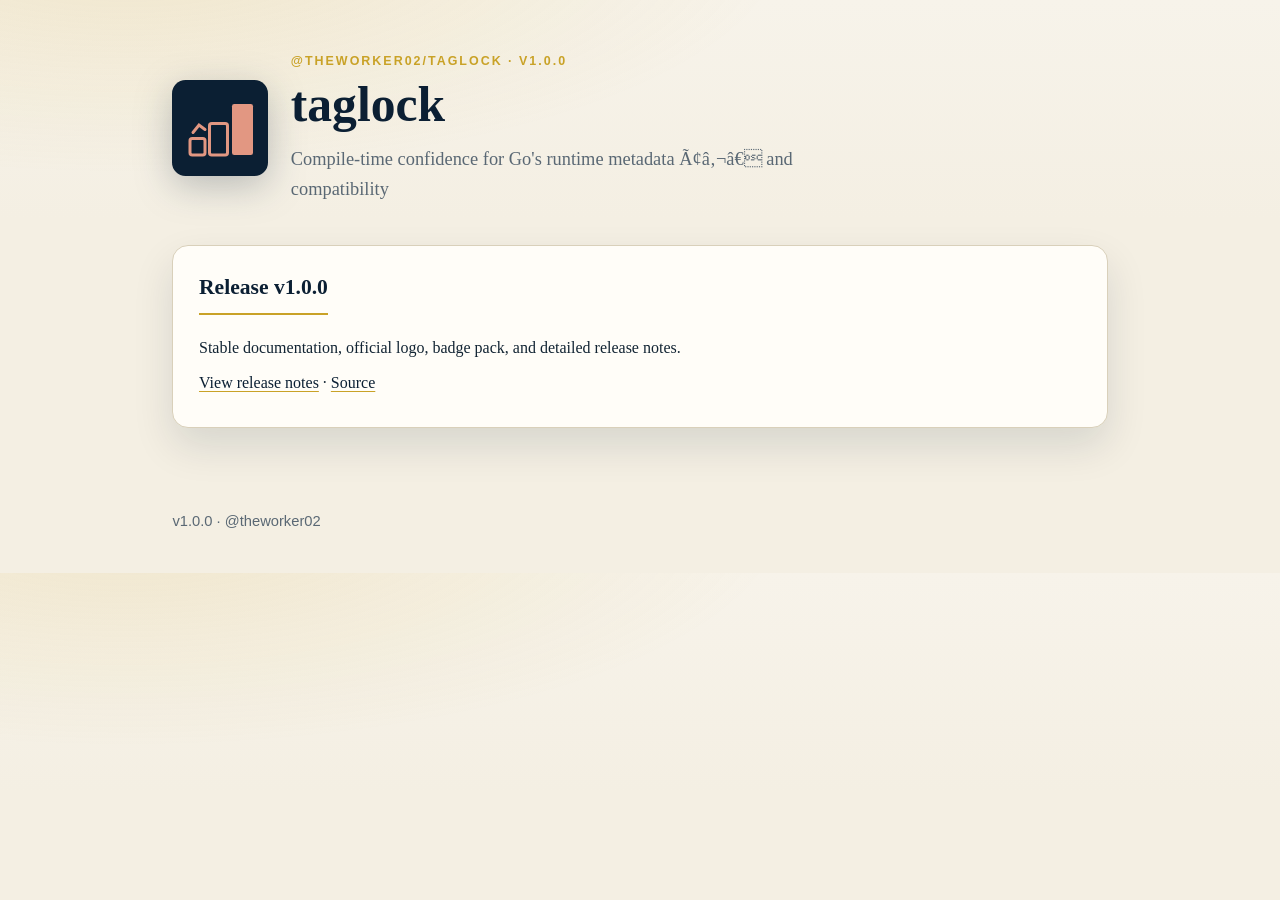
<file: docs/index.html>
<!DOCTYPE html>
<html lang="en"><head>
<meta charset="utf-8"><meta name="viewport" content="width=device-width, initial-scale=1">
<title>taglock · v1.0.0</title>
<link rel="stylesheet" href="styles.css">
<link rel="icon" href="logo.svg" type="image/svg+xml">
</head><body>
<header class="hero">
<img src="logo.svg" alt="taglock official logo" width="96" height="96">
<div>
<p class="kicker sans">@theworker02/taglock · v1.0.0</p>
<h1>taglock</h1>
<p class="lede">Compile-time confidence for Go's runtime metadata Ã¢â‚¬â€ and compatibility</p>
</div>
</header>
<main class="wrap">
<section>
<h2>Release v1.0.0</h2>
<p>Stable documentation, official logo, badge pack, and detailed release notes.</p>
<p><a href="https://github.com/theworker02/taglock/releases/tag/v1.0.0">View release notes</a> ·
<a href="https://github.com/theworker02/taglock">Source</a></p>
</section>
</main>
<footer class="sans">v1.0.0 · @theworker02</footer>
</body></html>
</file>
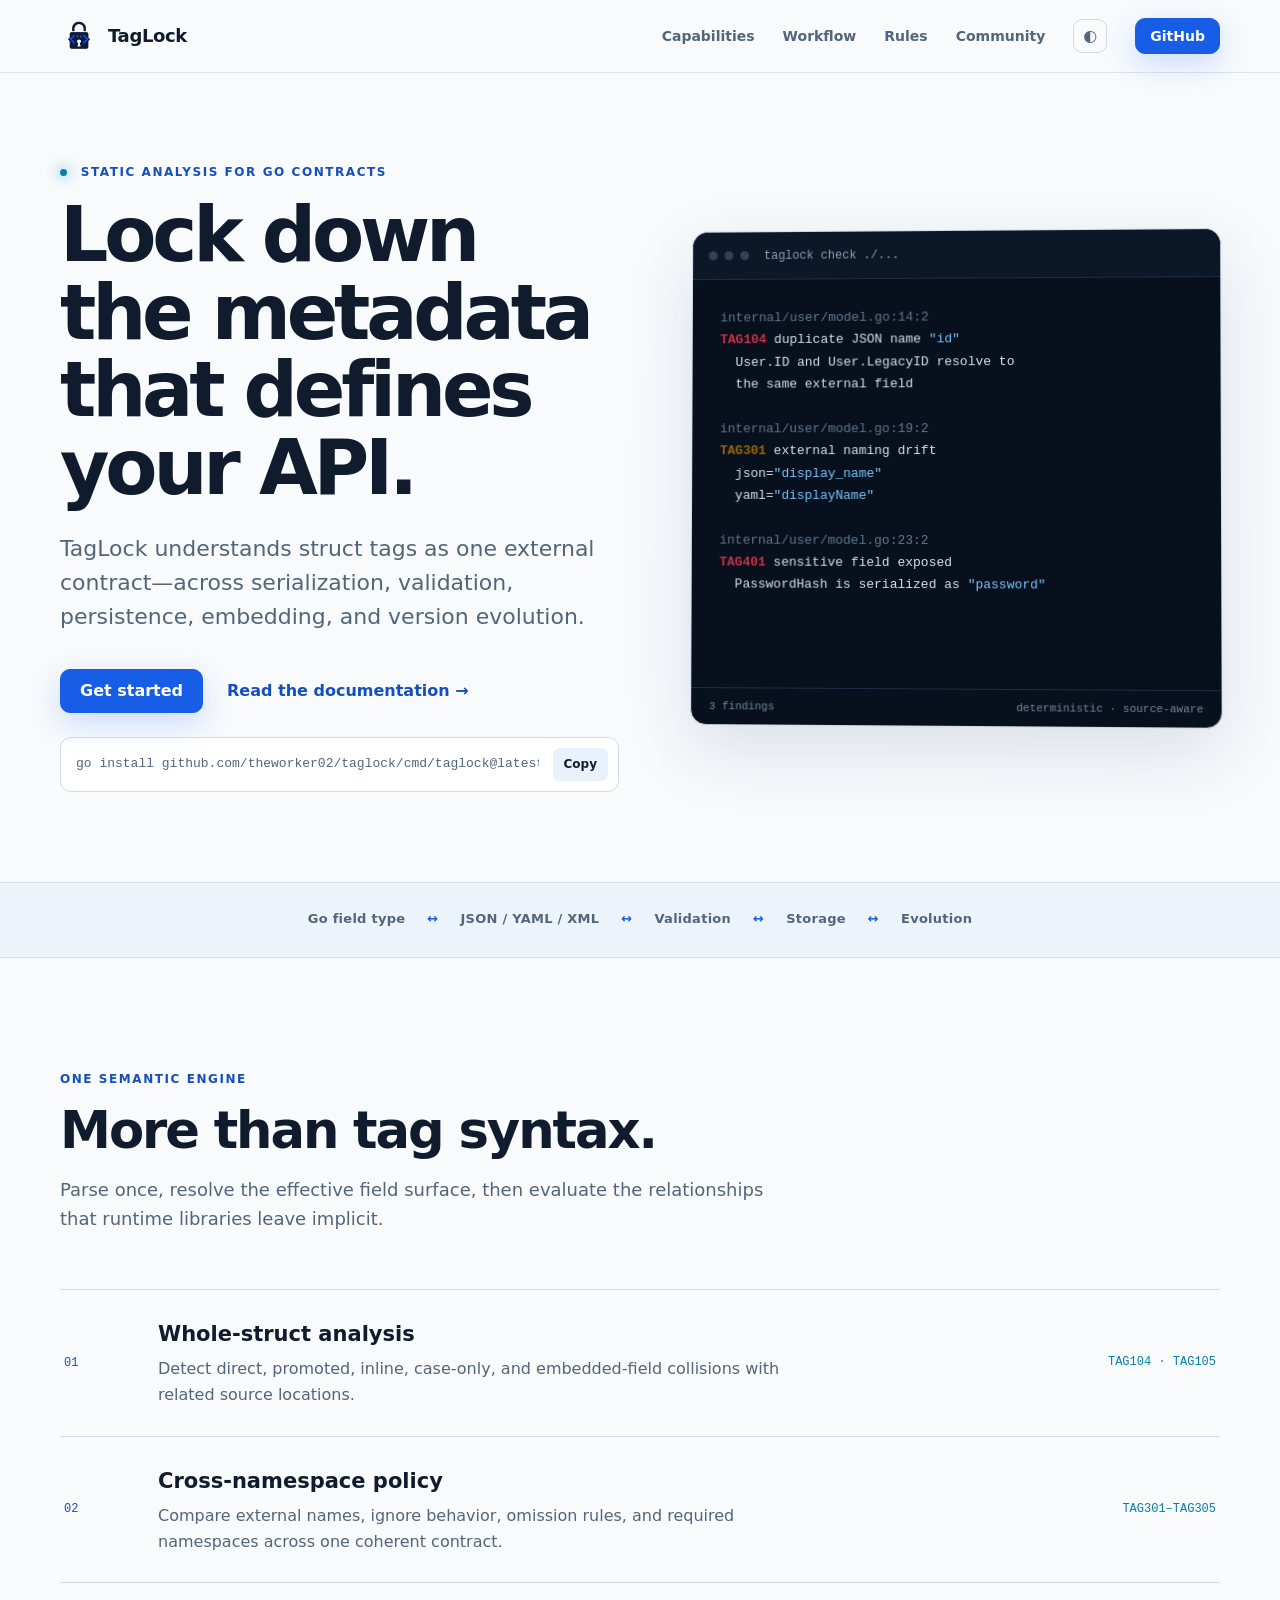
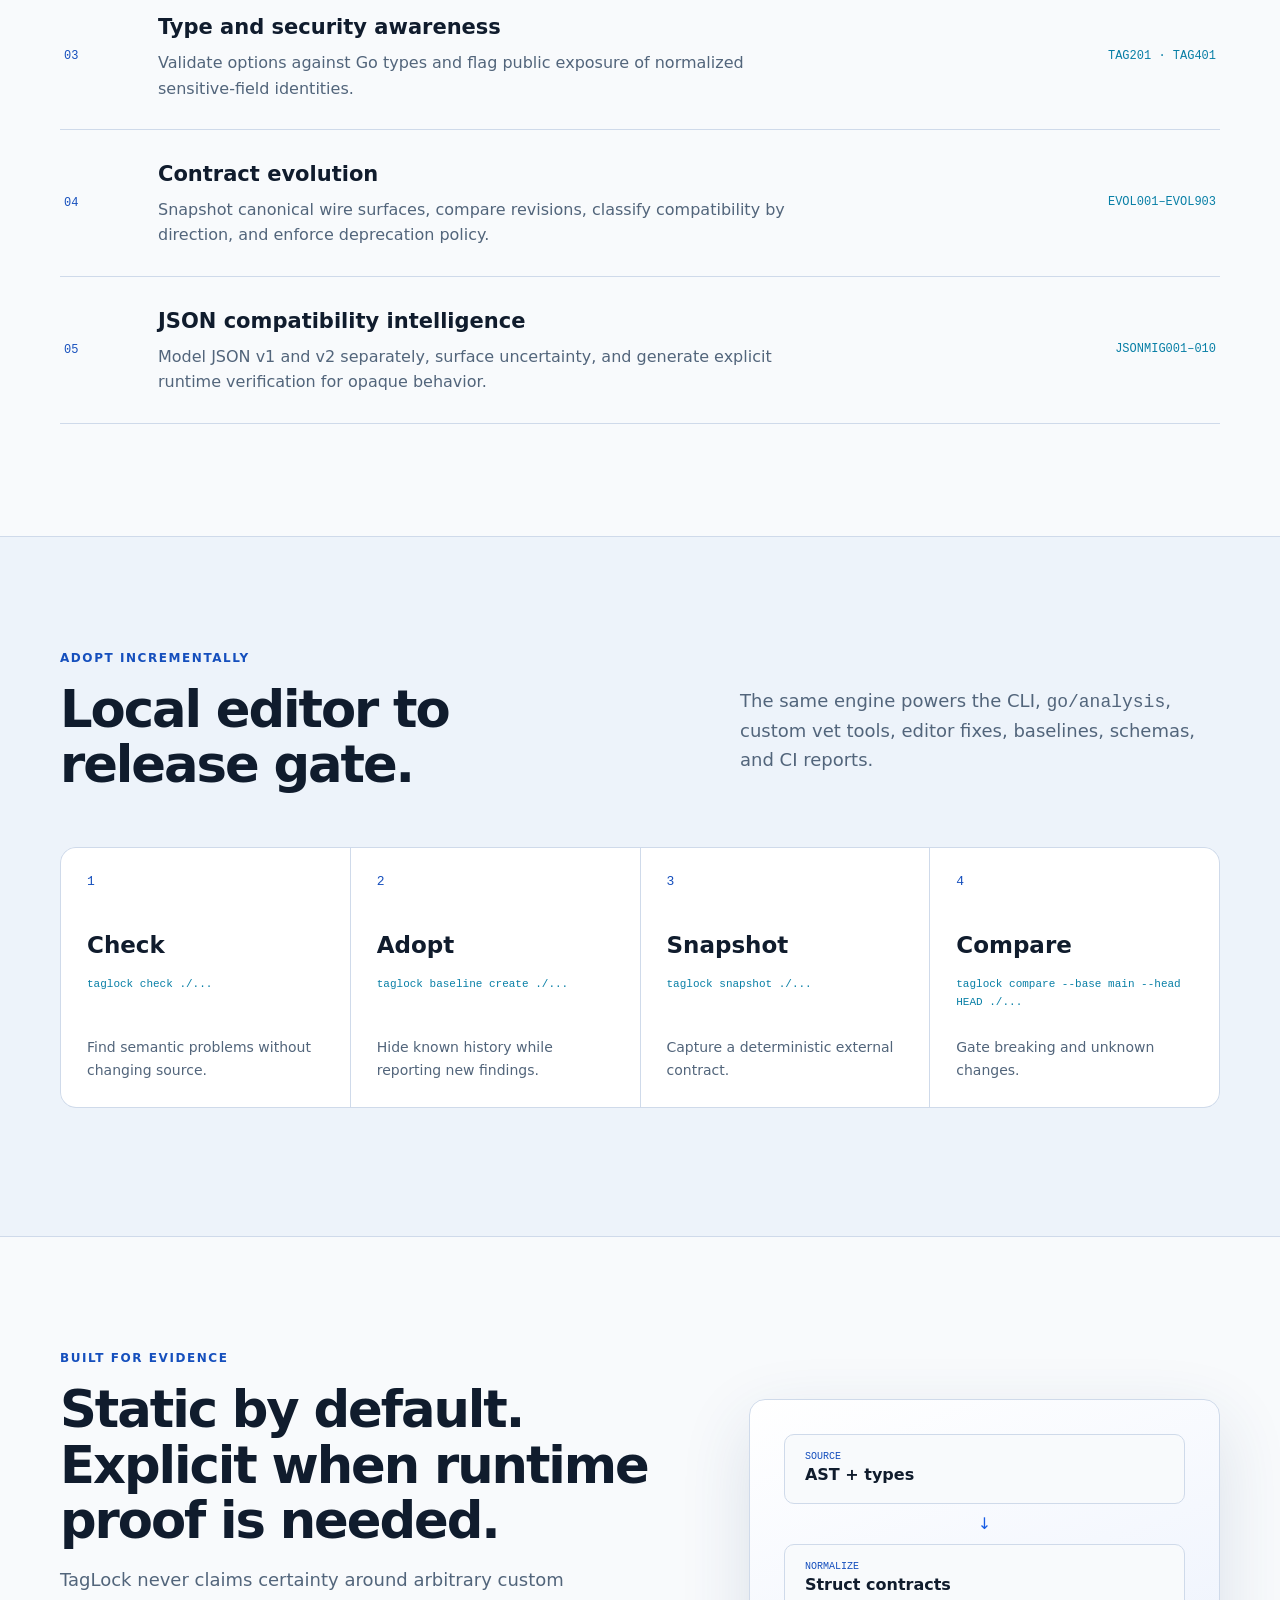
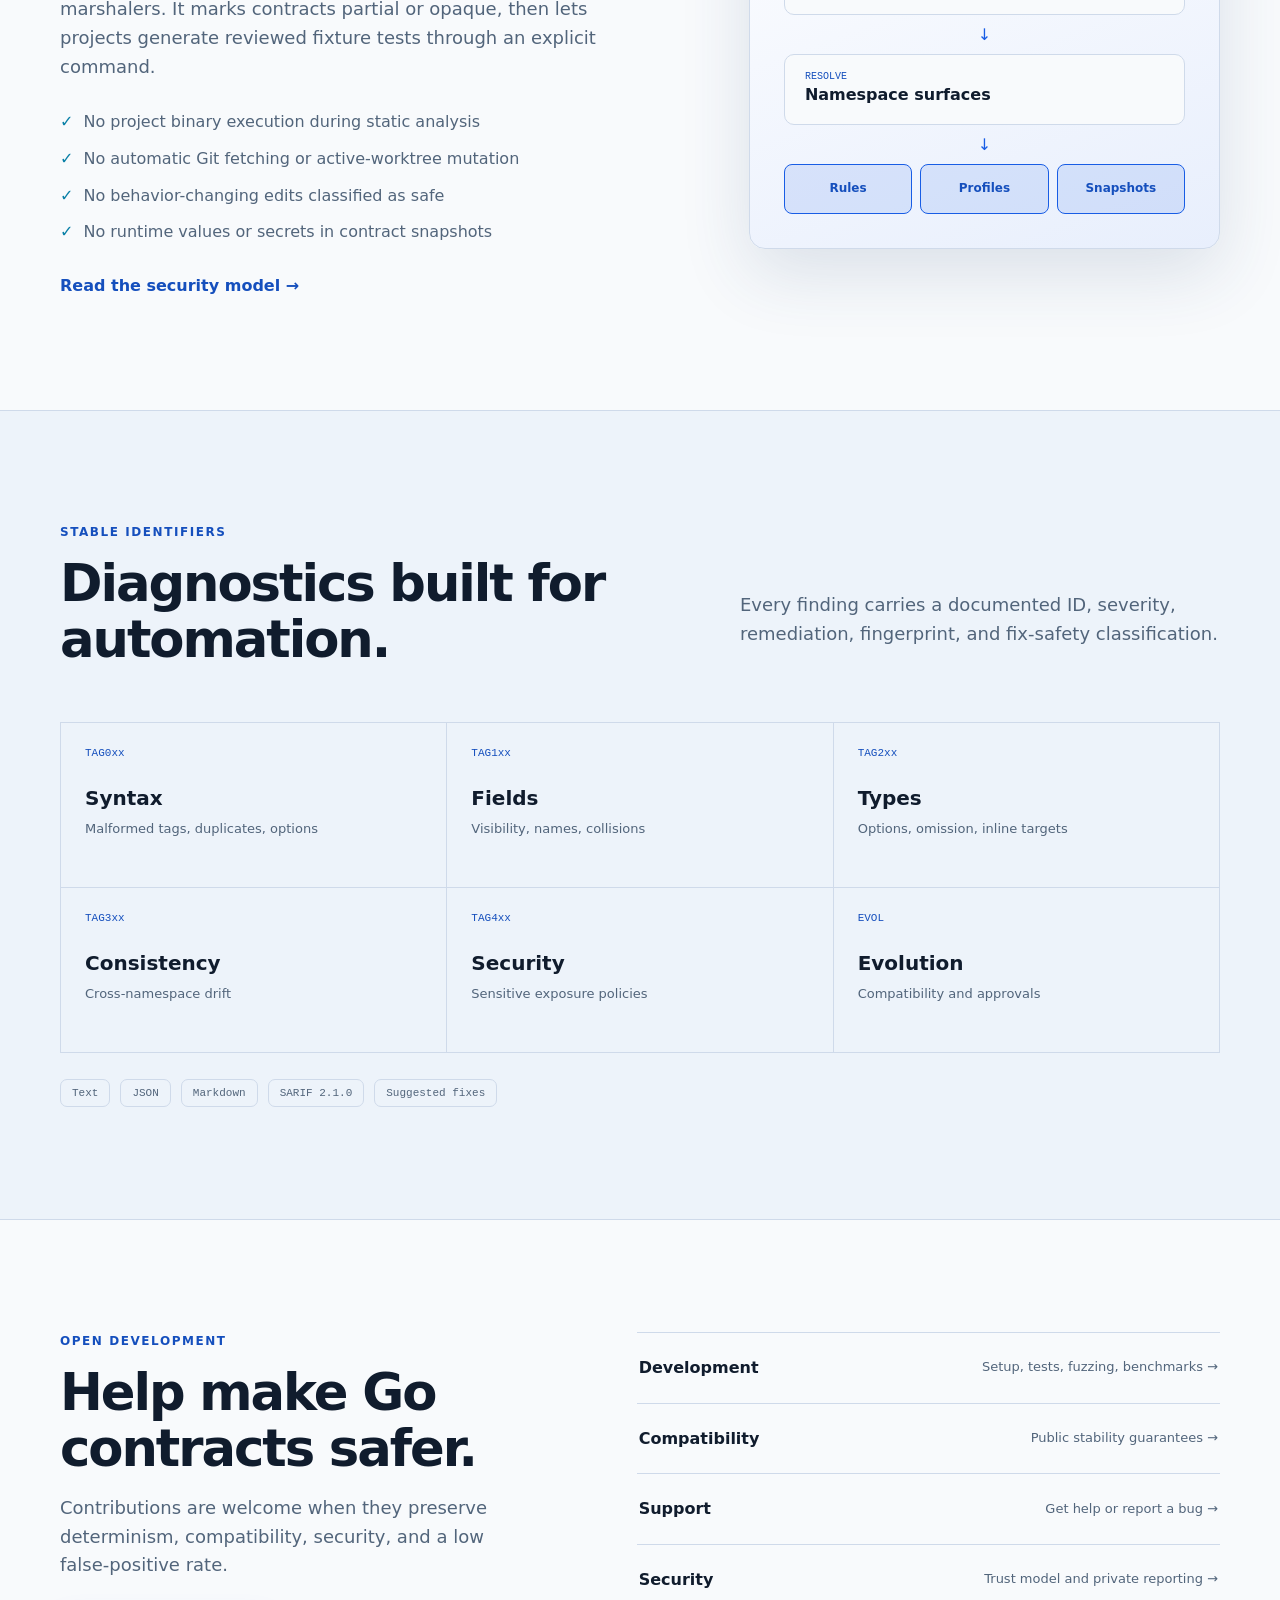
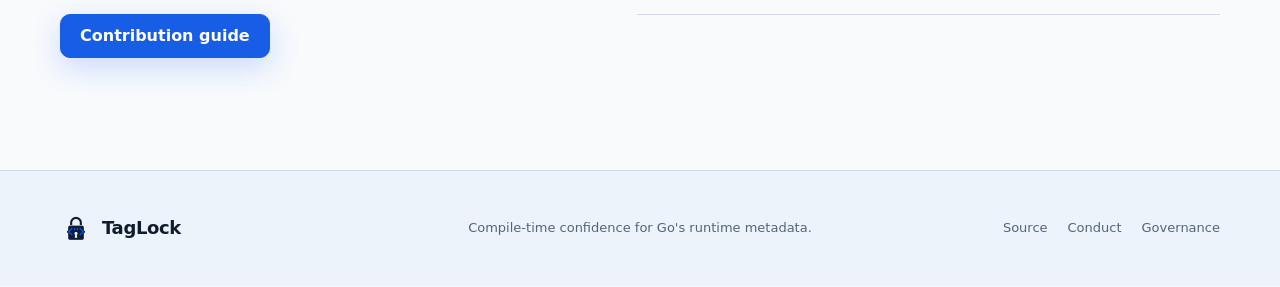
<file: site/index.html>
<!doctype html>
<html lang="en" data-theme="dark">
  <head>
    <meta charset="utf-8">
    <meta name="viewport" content="width=device-width, initial-scale=1">
    <meta name="description" content="TagLock is a semantic static analyzer for safe, coherent, and evolvable Go struct-tag contracts.">
    <meta name="theme-color" content="#08111f">
    <title>TagLock — Semantic contracts for Go struct tags</title>
    <link rel="icon" type="image/png" href="assets/taglock-logo.png">
    <link rel="stylesheet" href="styles.css">
    <script src="site.js" defer></script>
  </head>
  <body>
    <a class="skip-link" href="#main">Skip to content</a>
    <header class="site-header">
      <nav class="nav shell" aria-label="Primary navigation">
        <a class="brand" href="#top" aria-label="TagLock home">
          <img src="assets/taglock-logo.png" alt="" width="38" height="38">
          <span>TagLock</span>
        </a>
        <button class="nav-toggle" type="button" aria-expanded="false" aria-controls="nav-links">
          <span class="sr-only">Toggle navigation</span>
          <span></span><span></span><span></span>
        </button>
        <div class="nav-links" id="nav-links">
          <a href="#capabilities">Capabilities</a>
          <a href="#workflow">Workflow</a>
          <a href="#rules">Rules</a>
          <a href="#community">Community</a>
          <button class="theme-toggle" type="button" aria-label="Switch color theme" title="Switch color theme">
            <span aria-hidden="true">◐</span>
          </button>
          <a class="button button-compact" href="https://github.com/theworker02/taglock">GitHub</a>
        </div>
      </nav>
    </header>

    <main id="main">
      <section class="hero shell" id="top">
        <div class="hero-copy">
          <p class="eyebrow"><span class="status-dot"></span> Static analysis for Go contracts</p>
          <h1>Lock down the metadata that defines your API.</h1>
          <p class="hero-lede">
            TagLock understands struct tags as one external contract—across serialization,
            validation, persistence, embedding, and version evolution.
          </p>
          <div class="hero-actions">
            <a class="button" href="#quickstart">Get started</a>
            <a class="text-link" href="https://github.com/theworker02/taglock/blob/main/README.md">Read the documentation <span aria-hidden="true">→</span></a>
          </div>
          <div class="install-line" id="quickstart">
            <code id="install-command">go install github.com/theworker02/taglock/cmd/taglock@latest</code>
            <button class="copy-button" type="button" data-copy="install-command" aria-label="Copy install command">Copy</button>
          </div>
        </div>
        <div class="hero-visual" aria-label="Example TagLock diagnostics">
          <div class="terminal-bar">
            <span></span><span></span><span></span>
            <p>taglock check ./...</p>
          </div>
          <pre><code><span class="muted">internal/user/model.go:14:2</span>
<span class="error">TAG104</span> duplicate JSON name <span class="value">"id"</span>
  User.ID and User.LegacyID resolve to
  the same external field

<span class="muted">internal/user/model.go:19:2</span>
<span class="warning">TAG301</span> external naming drift
  json=<span class="value">"display_name"</span>
  yaml=<span class="value">"displayName"</span>

<span class="muted">internal/user/model.go:23:2</span>
<span class="error">TAG401</span> sensitive field exposed
  PasswordHash is serialized as <span class="value">"password"</span></code></pre>
          <div class="terminal-footer"><span>3 findings</span><span>deterministic · source-aware</span></div>
        </div>
      </section>

      <section class="contract-strip" aria-label="Supported contract dimensions">
        <div class="shell strip-inner">
          <span>Go field type</span><i>↔</i><span>JSON / YAML / XML</span><i>↔</i><span>Validation</span><i>↔</i><span>Storage</span><i>↔</i><span>Evolution</span>
        </div>
      </section>

      <section class="section shell" id="capabilities">
        <div class="section-heading">
          <p class="eyebrow">One semantic engine</p>
          <h2>More than tag syntax.</h2>
          <p>Parse once, resolve the effective field surface, then evaluate the relationships that runtime libraries leave implicit.</p>
        </div>
        <div class="capability-list">
          <article>
            <span class="cap-number">01</span>
            <div><h3>Whole-struct analysis</h3><p>Detect direct, promoted, inline, case-only, and embedded-field collisions with related source locations.</p></div>
            <code>TAG104 · TAG105</code>
          </article>
          <article>
            <span class="cap-number">02</span>
            <div><h3>Cross-namespace policy</h3><p>Compare external names, ignore behavior, omission rules, and required namespaces across one coherent contract.</p></div>
            <code>TAG301–TAG305</code>
          </article>
          <article>
            <span class="cap-number">03</span>
            <div><h3>Type and security awareness</h3><p>Validate options against Go types and flag public exposure of normalized sensitive-field identities.</p></div>
            <code>TAG201 · TAG401</code>
          </article>
          <article>
            <span class="cap-number">04</span>
            <div><h3>Contract evolution</h3><p>Snapshot canonical wire surfaces, compare revisions, classify compatibility by direction, and enforce deprecation policy.</p></div>
            <code>EVOL001–EVOL903</code>
          </article>
          <article>
            <span class="cap-number">05</span>
            <div><h3>JSON compatibility intelligence</h3><p>Model JSON v1 and v2 separately, surface uncertainty, and generate explicit runtime verification for opaque behavior.</p></div>
            <code>JSONMIG001–010</code>
          </article>
        </div>
      </section>

      <section class="section section-alt" id="workflow">
        <div class="shell">
          <div class="section-heading split-heading">
            <div><p class="eyebrow">Adopt incrementally</p><h2>Local editor to release gate.</h2></div>
            <p>The same engine powers the CLI, <code>go/analysis</code>, custom vet tools, editor fixes, baselines, schemas, and CI reports.</p>
          </div>
          <ol class="workflow">
            <li><span>1</span><div><h3>Check</h3><code>taglock check ./...</code><p>Find semantic problems without changing source.</p></div></li>
            <li><span>2</span><div><h3>Adopt</h3><code>taglock baseline create ./...</code><p>Hide known history while reporting new findings.</p></div></li>
            <li><span>3</span><div><h3>Snapshot</h3><code>taglock snapshot ./...</code><p>Capture a deterministic external contract.</p></div></li>
            <li><span>4</span><div><h3>Compare</h3><code>taglock compare --base main --head HEAD ./...</code><p>Gate breaking and unknown changes.</p></div></li>
          </ol>
        </div>
      </section>

      <section class="section shell architecture">
        <div class="architecture-copy">
          <p class="eyebrow">Built for evidence</p>
          <h2>Static by default. Explicit when runtime proof is needed.</h2>
          <p>TagLock never claims certainty around arbitrary custom marshalers. It marks contracts partial or opaque, then lets projects generate reviewed fixture tests through an explicit command.</p>
          <ul class="check-list">
            <li>No project binary execution during static analysis</li>
            <li>No automatic Git fetching or active-worktree mutation</li>
            <li>No behavior-changing edits classified as safe</li>
            <li>No runtime values or secrets in contract snapshots</li>
          </ul>
          <a class="text-link" href="https://github.com/theworker02/taglock/blob/main/SECURITY.md">Read the security model <span aria-hidden="true">→</span></a>
        </div>
        <div class="pipeline" aria-label="TagLock analysis architecture">
          <div><small>Source</small><strong>AST + types</strong></div>
          <span>↓</span>
          <div><small>Normalize</small><strong>Struct contracts</strong></div>
          <span>↓</span>
          <div><small>Resolve</small><strong>Namespace surfaces</strong></div>
          <span>↓</span>
          <div class="pipeline-split"><strong>Rules</strong><strong>Profiles</strong><strong>Snapshots</strong></div>
        </div>
      </section>

      <section class="section section-alt" id="rules">
        <div class="shell">
          <div class="section-heading split-heading">
            <div><p class="eyebrow">Stable identifiers</p><h2>Diagnostics built for automation.</h2></div>
            <p>Every finding carries a documented ID, severity, remediation, fingerprint, and fix-safety classification.</p>
          </div>
          <div class="rule-grid">
            <a href="https://github.com/theworker02/taglock/blob/main/docs/RULES.md"><span>TAG0xx</span><strong>Syntax</strong><small>Malformed tags, duplicates, options</small></a>
            <a href="https://github.com/theworker02/taglock/blob/main/docs/RULES.md"><span>TAG1xx</span><strong>Fields</strong><small>Visibility, names, collisions</small></a>
            <a href="https://github.com/theworker02/taglock/blob/main/docs/RULES.md"><span>TAG2xx</span><strong>Types</strong><small>Options, omission, inline targets</small></a>
            <a href="https://github.com/theworker02/taglock/blob/main/docs/RULES.md"><span>TAG3xx</span><strong>Consistency</strong><small>Cross-namespace drift</small></a>
            <a href="https://github.com/theworker02/taglock/blob/main/docs/RULES.md"><span>TAG4xx</span><strong>Security</strong><small>Sensitive exposure policies</small></a>
            <a href="https://github.com/theworker02/taglock/blob/main/docs/SNAPSHOT_FORMAT.md"><span>EVOL</span><strong>Evolution</strong><small>Compatibility and approvals</small></a>
          </div>
          <div class="formats"><span>Text</span><span>JSON</span><span>Markdown</span><span>SARIF 2.1.0</span><span>Suggested fixes</span></div>
        </div>
      </section>

      <section class="section shell community" id="community">
        <div class="community-intro">
          <p class="eyebrow">Open development</p>
          <h2>Help make Go contracts safer.</h2>
          <p>Contributions are welcome when they preserve determinism, compatibility, security, and a low false-positive rate.</p>
          <a class="button" href="https://github.com/theworker02/taglock/blob/main/CONTRIBUTING.md">Contribution guide</a>
        </div>
        <div class="community-links">
          <a href="https://github.com/theworker02/taglock/blob/main/docs/DEVELOPMENT.md"><strong>Development</strong><span>Setup, tests, fuzzing, benchmarks →</span></a>
          <a href="https://github.com/theworker02/taglock/blob/main/docs/COMPATIBILITY.md"><strong>Compatibility</strong><span>Public stability guarantees →</span></a>
          <a href="https://github.com/theworker02/taglock/blob/main/SUPPORT.md"><strong>Support</strong><span>Get help or report a bug →</span></a>
          <a href="https://github.com/theworker02/taglock/blob/main/SECURITY.md"><strong>Security</strong><span>Trust model and private reporting →</span></a>
        </div>
      </section>
    </main>

    <footer class="footer">
      <div class="shell footer-inner">
        <div class="brand"><img src="assets/taglock-logo.png" alt="" width="32" height="32"><span>TagLock</span></div>
        <p>Compile-time confidence for Go's runtime metadata.</p>
        <div><a href="https://github.com/theworker02/taglock">Source</a><a href="https://github.com/theworker02/taglock/blob/main/CODE_OF_CONDUCT.md">Conduct</a><a href="https://github.com/theworker02/taglock/blob/main/GOVERNANCE.md">Governance</a></div>
      </div>
    </footer>
  </body>
</html>
</file>
<file: docs/styles.css>
:root {
  --navy: #0B1F33;
  --navy-2: #14324d;
  --gold: #C9A227;
  --gold-soft: #e6d08a;
  --paper: #f4efe3;
  --card: #fffdf8;
  --ink: #122433;
  --muted: #5a6874;
  --line: #d9d0ba;
  --code-bg: #0B1F33;
  --code-fg: #f4efe3;
  --shadow: 0 18px 40px rgba(11, 31, 51, 0.12);
}

* { box-sizing: border-box; }

html {
  scroll-behavior: smooth;
}

body {
  margin: 0;
  color: var(--ink);
  background:
    radial-gradient(1200px 420px at 10% -10%, rgba(201, 162, 39, 0.16), transparent 55%),
    linear-gradient(180deg, #f7f3ea 0%, var(--paper) 220px);
  font-family: "Iowan Old Style", "Palatino Linotype", Palatino, "Times New Roman", serif;
  line-height: 1.65;
}

.sans, nav, table, .btn, .kicker, footer {
  font-family: "Segoe UI", "Helvetica Neue", Arial, sans-serif;
}

a {
  color: var(--navy);
  text-decoration-color: var(--gold);
  text-underline-offset: 0.18em;
}

a:hover { color: #081524; }

.nav {
  position: sticky;
  top: 0;
  z-index: 20;
  display: flex;
  align-items: center;
  justify-content: space-between;
  gap: 1rem;
  padding: 0.7rem 1.4rem;
  background: rgba(11, 31, 51, 0.96);
  color: #fff;
  border-bottom: 3px solid var(--gold);
  backdrop-filter: blur(8px);
}

.nav a { color: #fff; text-decoration: none; }
.nav .links { display: flex; gap: 1.1rem; font-size: 0.92rem; letter-spacing: 0.02em; }
.nav .links a:hover { color: var(--gold-soft); }
.nav .brand-lockup {
  display: flex;
  align-items: center;
  gap: 0.65rem;
  font-weight: 650;
  letter-spacing: 0.04em;
}
.nav img { width: 32px; height: 32px; }

.hero {
  max-width: 980px;
  margin: 0 auto;
  padding: 3.2rem 1.4rem 1.4rem;
  display: grid;
  grid-template-columns: 96px 1fr;
  gap: 1.4rem;
  align-items: center;
}

.hero img {
  width: 96px;
  height: 96px;
  filter: drop-shadow(0 10px 18px rgba(11, 31, 51, 0.25));
}

.kicker {
  margin: 0 0 0.35rem;
  color: var(--gold);
  font-size: 0.78rem;
  letter-spacing: 0.16em;
  text-transform: uppercase;
  font-weight: 700;
}

h1 {
  margin: 0;
  font-size: clamp(2rem, 4vw, 3.1rem);
  line-height: 1.12;
  color: var(--navy);
}

.lede {
  margin: 0.7rem 0 0;
  max-width: 62ch;
  font-size: 1.15rem;
  color: var(--muted);
}

.badges { display: flex; flex-wrap: wrap; gap: 0.45rem; margin-top: 1rem; }
.badge {
  display: inline-block;
  padding: 0.18rem 0.55rem;
  border: 1px solid var(--gold);
  color: var(--navy);
  background: rgba(201, 162, 39, 0.12);
  font-size: 0.75rem;
  letter-spacing: 0.04em;
  border-radius: 999px;
}

.wrap {
  max-width: 980px;
  margin: 0 auto;
  padding: 0 1.4rem 4rem;
}

section {
  background: var(--card);
  border: 1px solid var(--line);
  border-radius: 16px;
  padding: 1.5rem 1.6rem 1.35rem;
  margin: 1.1rem 0;
  box-shadow: var(--shadow);
}

h2 {
  margin: 0 0 0.7rem;
  color: var(--navy);
  font-size: 1.35rem;
  padding-bottom: 0.45rem;
  border-bottom: 2px solid var(--gold);
  display: inline-block;
}

h3 { color: var(--navy-2); margin: 1.1rem 0 0.4rem; }

p { margin: 0.55rem 0; }

ul, ol { margin: 0.4rem 0 0.7rem; padding-left: 1.2rem; }

pre, code, kbd {
  font-family: "Cascadia Code", Consolas, "Courier New", monospace;
}

code, kbd {
  background: #efe8d6;
  padding: 0.08em 0.38em;
  border-radius: 4px;
  font-size: 0.92em;
}

pre {
  background: var(--code-bg);
  color: var(--code-fg);
  padding: 1rem 1.1rem;
  overflow-x: auto;
  border-radius: 10px;
  border-left: 5px solid var(--gold);
  font-size: 0.9rem;
  line-height: 1.5;
}

pre code { background: transparent; color: inherit; padding: 0; }

table {
  width: 100%;
  border-collapse: collapse;
  margin: 0.7rem 0 0.2rem;
  font-size: 0.95rem;
}

th, td {
  text-align: left;
  padding: 0.55rem 0.6rem;
  border-bottom: 1px solid var(--line);
  vertical-align: top;
}

th {
  color: var(--navy);
  background: #f3ead3;
  font-weight: 700;
}

.callout {
  background: #0B1F33;
  color: #f7f3ea;
  border-radius: 12px;
  padding: 1rem 1.15rem;
  margin: 0.9rem 0 0.2rem;
}
.callout strong { color: var(--gold-soft); }

.grid-2 {
  display: grid;
  grid-template-columns: 1fr 1fr;
  gap: 1rem;
}

.ok { color: #1d6b3a; font-weight: 700; }
.fail { color: #9b2c2c; font-weight: 700; }

footer {
  max-width: 980px;
  margin: 0 auto;
  padding: 0 1.4rem 2.5rem;
  color: var(--muted);
  font-size: 0.92rem;
}

@media (max-width: 760px) {
  .hero, .grid-2 { grid-template-columns: 1fr; }
  .nav { flex-direction: column; align-items: flex-start; }
}
</file>
<file: site/styles.css>
:root {
  color-scheme: dark;
  --bg: #07101d;
  --bg-alt: #0a1525;
  --surface: #0d1a2d;
  --surface-strong: #12233b;
  --text: #f4f7fb;
  --muted: #9bacbf;
  --line: #20334d;
  --blue: #2e6cff;
  --blue-bright: #73a2ff;
  --cyan: #57d8ff;
  --error: #ff6f7d;
  --warning: #ffc766;
  --shadow: 0 24px 80px rgb(0 0 0 / 28%);
  --radius: 16px;
}

[data-theme="light"] {
  color-scheme: light;
  --bg: #f8fafc;
  --bg-alt: #edf3fa;
  --surface: #ffffff;
  --surface-strong: #e9f1fc;
  --text: #101c2d;
  --muted: #52657b;
  --line: #cfdaea;
  --blue: #185de5;
  --blue-bright: #154fbd;
  --cyan: #087fa6;
  --error: #c72f45;
  --warning: #9a6500;
  --shadow: 0 24px 70px rgb(44 74 112 / 14%);
}

* { box-sizing: border-box; }
html { scroll-behavior: smooth; }
body { margin: 0; background: var(--bg); color: var(--text); font-family: Inter, ui-sans-serif, system-ui, -apple-system, BlinkMacSystemFont, "Segoe UI", sans-serif; line-height: 1.6; }
a { color: inherit; }
button, input { font: inherit; }
code, pre { font-family: "SFMono-Regular", Consolas, "Liberation Mono", monospace; }
.shell { width: min(1160px, calc(100% - 40px)); margin-inline: auto; }
.sr-only { position: absolute; width: 1px; height: 1px; padding: 0; margin: -1px; overflow: hidden; clip: rect(0, 0, 0, 0); white-space: nowrap; border: 0; }
.skip-link { position: fixed; z-index: 100; left: 16px; top: -60px; padding: 10px 14px; border-radius: 8px; background: var(--text); color: var(--bg); transition: top .2s; }
.skip-link:focus { top: 12px; }

.site-header { position: sticky; z-index: 50; top: 0; border-bottom: 1px solid color-mix(in srgb, var(--line), transparent 30%); background: color-mix(in srgb, var(--bg), transparent 12%); backdrop-filter: blur(18px); }
.nav { min-height: 72px; display: flex; align-items: center; justify-content: space-between; }
.brand { display: inline-flex; align-items: center; gap: 10px; color: var(--text); font-size: 18px; font-weight: 760; text-decoration: none; letter-spacing: -.02em; }
.brand img { object-fit: contain; }
.nav-links { display: flex; align-items: center; gap: 28px; }
.nav-links > a:not(.button) { color: var(--muted); font-size: 14px; font-weight: 600; text-decoration: none; }
.nav-links > a:hover, .nav-links > a:focus-visible { color: var(--text); }
.nav-toggle { display: none; padding: 8px; border: 0; background: transparent; }
.nav-toggle span:not(.sr-only) { display: block; width: 23px; height: 2px; margin: 4px; background: var(--text); }
.theme-toggle { width: 34px; height: 34px; border: 1px solid var(--line); border-radius: 9px; background: transparent; color: var(--muted); cursor: pointer; }
.theme-toggle:hover { color: var(--text); border-color: var(--blue); }

.button { display: inline-flex; align-items: center; justify-content: center; min-height: 44px; padding: 0 19px; border: 1px solid var(--blue); border-radius: 10px; background: var(--blue); color: #fff; font-weight: 700; text-decoration: none; box-shadow: 0 10px 30px rgb(46 108 255 / 22%); }
.button:hover { background: #1e5bed; transform: translateY(-1px); }
.button-compact { min-height: 36px; padding-inline: 14px; font-size: 14px; }
.text-link { color: var(--blue-bright); font-weight: 700; text-decoration: none; }
.text-link:hover span { display: inline-block; transform: translateX(3px); }

.hero { min-height: 690px; display: grid; grid-template-columns: minmax(0, 1fr) minmax(0, .95fr); align-items: center; gap: 70px; padding-block: 90px; }
.hero > *, .architecture > *, .community > * { min-width: 0; }
.eyebrow { margin: 0 0 14px; color: var(--blue-bright); font-size: 12px; font-weight: 800; letter-spacing: .13em; text-transform: uppercase; }
.status-dot { display: inline-block; width: 7px; height: 7px; margin-right: 8px; border-radius: 50%; background: var(--cyan); box-shadow: 0 0 14px var(--cyan); }
.hero h1 { max-width: 670px; margin: 0; font-size: clamp(48px, 6vw, 76px); line-height: 1.02; letter-spacing: -.055em; }
.hero-lede { max-width: 660px; margin: 26px 0 0; color: var(--muted); font-size: clamp(18px, 2vw, 22px); line-height: 1.55; }
.hero-actions { display: flex; align-items: center; gap: 24px; margin-top: 34px; }
.install-line { max-width: 690px; display: flex; align-items: center; justify-content: space-between; gap: 14px; margin-top: 24px; padding: 10px 10px 10px 15px; border: 1px solid var(--line); border-radius: 11px; background: var(--surface); }
.install-line code { overflow: auto; color: var(--muted); font-size: 13px; white-space: nowrap; }
.copy-button { border: 0; border-radius: 7px; padding: 7px 11px; background: var(--surface-strong); color: var(--text); cursor: pointer; font-size: 12px; font-weight: 700; }
.copy-button:hover { background: var(--blue); color: #fff; }

.hero-visual { min-width: 0; overflow: hidden; border: 1px solid var(--line); border-radius: var(--radius); background: #07101c; box-shadow: var(--shadow); transform: perspective(1200px) rotateY(-2deg) rotateX(1deg); }
.terminal-bar { height: 48px; display: flex; align-items: center; gap: 7px; padding: 0 16px; border-bottom: 1px solid #1b2d46; background: #0c1828; }
.terminal-bar span { width: 9px; height: 9px; border-radius: 50%; background: #30435b; }
.terminal-bar p { margin: 0 auto 0 8px; color: #8da0b7; font: 12px "SFMono-Regular", Consolas, monospace; }
.hero-visual pre { min-height: 410px; margin: 0; padding: 28px; overflow: auto; color: #d7e1ed; font-size: 13px; line-height: 1.72; }
.hero-visual .muted { color: #60758e; }
.hero-visual .error { color: var(--error); font-weight: 800; }
.hero-visual .warning { color: var(--warning); font-weight: 800; }
.hero-visual .value { color: #75c5ff; }
.terminal-footer { display: flex; justify-content: space-between; padding: 12px 18px; border-top: 1px solid #1b2d46; color: #71869e; font: 11px "SFMono-Regular", Consolas, monospace; }

.contract-strip { border-block: 1px solid var(--line); background: var(--bg-alt); }
.strip-inner { min-height: 74px; display: flex; align-items: center; justify-content: center; gap: 22px; color: var(--muted); font-size: 13px; font-weight: 700; letter-spacing: .02em; }
.strip-inner i { color: var(--blue); font-style: normal; }
.section { padding-block: 112px; }
.section-alt { padding-block: 112px; border-block: 1px solid var(--line); background: var(--bg-alt); }
.section-heading { max-width: 720px; margin-bottom: 55px; }
.section-heading h2, .architecture h2, .community h2 { margin: 0; font-size: clamp(35px, 4vw, 52px); line-height: 1.08; letter-spacing: -.04em; }
.section-heading > p:last-child, .split-heading > p, .architecture-copy > p:not(.eyebrow), .community-intro > p:not(.eyebrow) { color: var(--muted); font-size: 18px; }
.split-heading { max-width: none; display: grid; grid-template-columns: 1fr .8fr; align-items: end; gap: 80px; }

.capability-list { border-top: 1px solid var(--line); }
.capability-list article { display: grid; grid-template-columns: 70px 1fr 180px; align-items: center; gap: 24px; padding: 28px 4px; border-bottom: 1px solid var(--line); }
.cap-number { color: var(--blue-bright); font: 12px "SFMono-Regular", Consolas, monospace; }
.capability-list h3 { margin: 0 0 5px; font-size: 21px; }
.capability-list p { max-width: 650px; margin: 0; color: var(--muted); }
.capability-list > article > code { justify-self: end; color: var(--cyan); font-size: 12px; }

.workflow { display: grid; grid-template-columns: repeat(4, 1fr); gap: 1px; padding: 0; border: 1px solid var(--line); border-radius: var(--radius); overflow: hidden; list-style: none; background: var(--line); }
.workflow li { min-height: 250px; display: flex; flex-direction: column; gap: 38px; padding: 26px; background: var(--surface); }
.workflow li > span { color: var(--blue-bright); font: 13px "SFMono-Regular", Consolas, monospace; }
.workflow h3 { margin: 0 0 12px; font-size: 23px; }
.workflow code { display: block; min-height: 48px; color: var(--cyan); font-size: 11px; overflow-wrap: anywhere; }
.workflow p { margin: 12px 0 0; color: var(--muted); font-size: 14px; }

.architecture { display: grid; grid-template-columns: 1fr .8fr; align-items: center; gap: 100px; }
.check-list { display: grid; gap: 11px; margin: 28px 0; padding: 0; list-style: none; }
.check-list li { color: var(--muted); }
.check-list li::before { content: "✓"; margin-right: 10px; color: var(--cyan); font-weight: 900; }
.pipeline { display: grid; justify-items: center; padding: 34px; border: 1px solid var(--line); border-radius: var(--radius); background: linear-gradient(160deg, var(--surface), color-mix(in srgb, var(--blue), var(--surface) 90%)); box-shadow: var(--shadow); }
.pipeline > div:not(.pipeline-split) { width: 100%; padding: 16px 20px; border: 1px solid var(--line); border-radius: 10px; background: var(--bg); }
.pipeline small { display: block; color: var(--blue-bright); font: 10px "SFMono-Regular", Consolas, monospace; text-transform: uppercase; }
.pipeline strong { font-size: 16px; }
.pipeline > span { padding: 7px; color: var(--blue); }
.pipeline-split { width: 100%; display: grid; grid-template-columns: repeat(3, 1fr); gap: 8px; }
.pipeline-split strong { padding: 14px 5px; border: 1px solid var(--blue); border-radius: 8px; background: color-mix(in srgb, var(--blue), transparent 88%); color: var(--blue-bright); text-align: center; font-size: 12px; }

.rule-grid { display: grid; grid-template-columns: repeat(3, 1fr); border-top: 1px solid var(--line); border-left: 1px solid var(--line); }
.rule-grid a { min-height: 165px; display: flex; flex-direction: column; padding: 24px; border-right: 1px solid var(--line); border-bottom: 1px solid var(--line); text-decoration: none; }
.rule-grid a:hover { background: var(--surface-strong); }
.rule-grid span { color: var(--blue-bright); font: 11px "SFMono-Regular", Consolas, monospace; }
.rule-grid strong { margin-top: 23px; font-size: 20px; }
.rule-grid small { margin-top: 5px; color: var(--muted); font-size: 13px; }
.formats { display: flex; flex-wrap: wrap; gap: 10px; margin-top: 26px; }
.formats span { padding: 7px 11px; border: 1px solid var(--line); border-radius: 7px; color: var(--muted); font: 11px "SFMono-Regular", Consolas, monospace; }

.community { display: grid; grid-template-columns: .8fr 1fr; gap: 110px; }
.community-intro .button { margin-top: 16px; }
.community-links { border-top: 1px solid var(--line); }
.community-links a { display: flex; align-items: center; justify-content: space-between; gap: 25px; padding: 22px 2px; border-bottom: 1px solid var(--line); text-decoration: none; }
.community-links a:hover strong { color: var(--blue-bright); }
.community-links span { color: var(--muted); font-size: 13px; text-align: right; }

.footer { border-top: 1px solid var(--line); background: var(--bg-alt); }
.footer-inner { min-height: 115px; display: grid; grid-template-columns: 1fr 1.5fr 1fr; align-items: center; gap: 30px; }
.footer p { color: var(--muted); font-size: 13px; text-align: center; }
.footer-inner > div:last-child { display: flex; justify-content: flex-end; gap: 20px; }
.footer-inner > div:last-child a { color: var(--muted); font-size: 13px; text-decoration: none; }
.footer-inner > div:last-child a:hover { color: var(--text); }

:focus-visible { outline: 3px solid color-mix(in srgb, var(--blue), white 25%); outline-offset: 3px; }
@media (prefers-reduced-motion: reduce) { *, *::before, *::after { scroll-behavior: auto !important; transition: none !important; transform: none !important; } }

@media (max-width: 900px) {
  .nav-toggle { display: block; color: var(--text); }
  .nav-links { position: absolute; inset: 72px 0 auto; display: none; padding: 24px 20px; border-bottom: 1px solid var(--line); background: var(--bg); }
  .nav-links.open { display: grid; gap: 18px; }
  .theme-toggle { width: 100%; }
  .hero { grid-template-columns: minmax(0, 1fr); gap: 55px; padding-block: 70px; }
  .hero-visual { transform: none; }
  .split-heading, .architecture, .community { grid-template-columns: 1fr; gap: 45px; }
  .workflow { grid-template-columns: repeat(2, 1fr); }
  .rule-grid { grid-template-columns: repeat(2, 1fr); }
  .footer-inner { grid-template-columns: 1fr; justify-items: center; padding-block: 28px; }
  .footer-inner > div:last-child { justify-content: center; }
}

@media (max-width: 600px) {
  .shell { width: min(100% - 28px, 1160px); }
  .hero { min-height: auto; }
  .hero h1 { font-size: 45px; }
  .hero-actions { align-items: flex-start; flex-direction: column; }
  .install-line { align-items: stretch; flex-direction: column; }
  .copy-button { min-height: 38px; }
  .hero-visual pre { padding: 20px; font-size: 11px; }
  .strip-inner { flex-wrap: wrap; gap: 8px 13px; padding-block: 18px; }
  .section, .section-alt { padding-block: 78px; }
  .capability-list article { grid-template-columns: 42px 1fr; }
  .capability-list > article > code { grid-column: 2; justify-self: start; }
  .workflow, .rule-grid { grid-template-columns: 1fr; }
  .pipeline { padding: 20px; }
  .community-links a { align-items: flex-start; flex-direction: column; gap: 4px; }
  .community-links span { text-align: left; }
}
</file>
